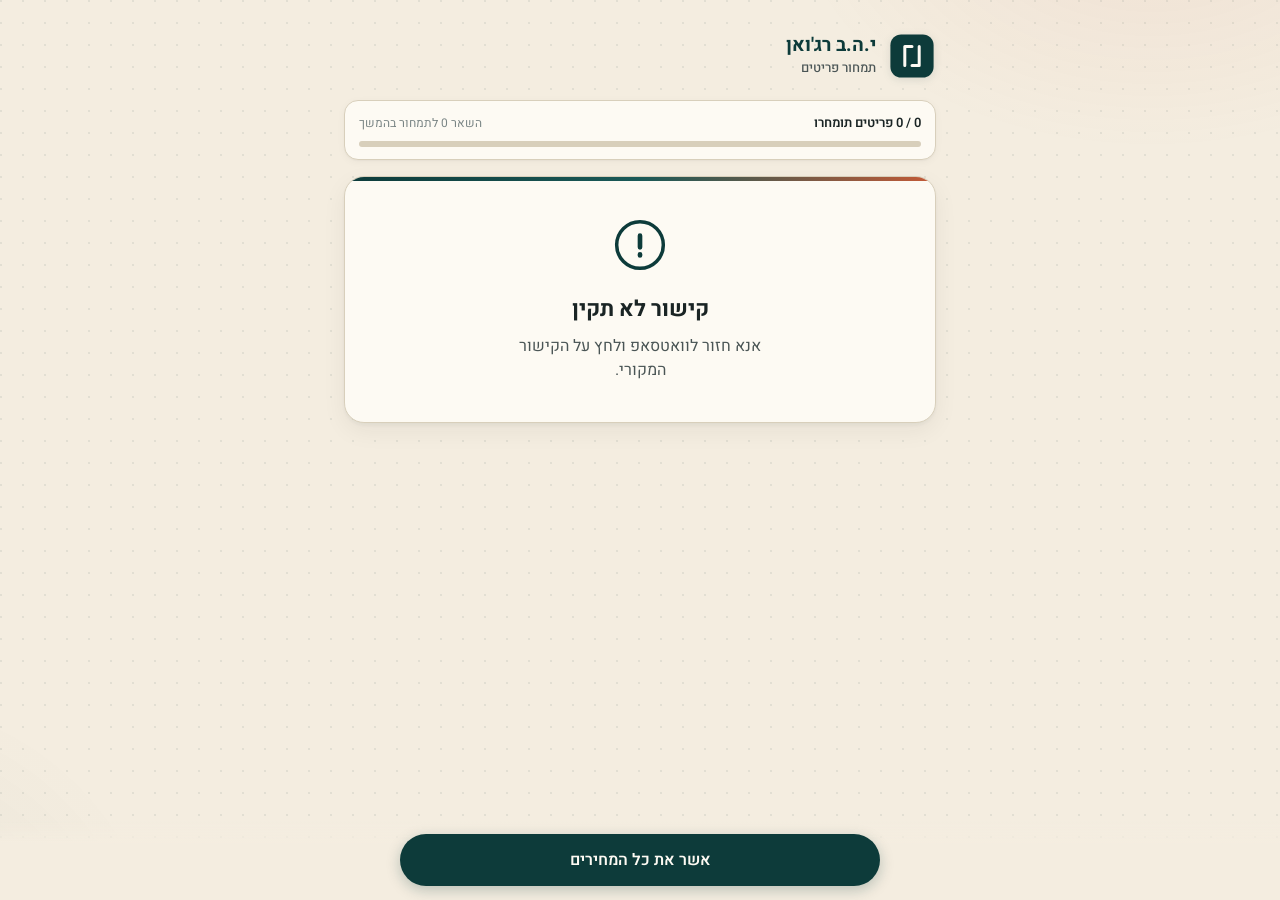
<file: index.html>
<!DOCTYPE html>
<html lang="he" dir="rtl">
<head>
  <meta charset="UTF-8">
  <meta name="viewport" content="width=device-width, initial-scale=1.0, viewport-fit=cover">
  <meta name="theme-color" content="#0d3b3a">
  <title>תמחור פריטים | י.ה.ב רג'ואן</title>

  <link rel="preconnect" href="https://fonts.googleapis.com">
  <link rel="preconnect" href="https://fonts.gstatic.com" crossorigin>
  <link href="https://fonts.googleapis.com/css2?family=Heebo:wght@400;500;600;700;800&display=swap" rel="stylesheet">

  <link rel="stylesheet" href="style.css">
</head>
<body>
  <div class="backdrop" aria-hidden="true"></div>

  <main class="app">
    <header class="app__header">
      <div class="brand">
        <div class="brand__mark" aria-hidden="true">
          <svg viewBox="0 0 40 40" xmlns="http://www.w3.org/2000/svg">
            <rect x="2" y="2" width="36" height="36" rx="9" fill="currentColor"/>
            <path d="M14 12 L14 28 M14 12 L20 12 M26 12 L26 28 L20 28"
                  stroke="#fdfaf3" stroke-width="2.5" stroke-linecap="round"
                  stroke-linejoin="round" fill="none"/>
          </svg>
        </div>
        <div class="brand__text">
          <h1 class="brand__name">י.ה.ב רג'ואן</h1>
          <p class="brand__tag" id="project-name">תמחור פריטים</p>
        </div>
      </div>
    </header>

    <!-- Sticky progress bar -->
    <div class="progress" id="progress" hidden>
      <div class="progress__row">
        <span id="progress-count">0 / 0 פריטים תומחרו</span>
        <span class="progress__hint" id="progress-hint">השאר 0 לתמחור בהמשך</span>
      </div>
      <div class="progress__bar">
        <div class="progress__fill" id="progress-fill"></div>
      </div>
    </div>

    <!-- LOADING -->
    <section class="status-card" id="state-loading">
      <div class="state">
        <div class="spinner" aria-hidden="true"></div>
        <h2 class="state__title">טוען פריטים...</h2>
      </div>
    </section>

    <!-- ERROR: no token -->
    <section class="status-card" id="state-no-token" hidden>
      <div class="state">
        <div class="state__icon">
          <svg viewBox="0 0 24 24" fill="none"><circle cx="12" cy="12" r="10" stroke="currentColor" stroke-width="1.5"/><path d="M12 8 L12 13 M12 16 L12 16.5" stroke="currentColor" stroke-width="2" stroke-linecap="round"/></svg>
        </div>
        <h2 class="state__title">קישור לא תקין</h2>
        <p class="state__body">אנא חזור לוואטסאפ ולחץ על הקישור המקורי.</p>
      </div>
    </section>

    <!-- ERROR: expired -->
    <section class="status-card" id="state-expired" hidden>
      <div class="state">
        <div class="state__icon">
          <svg viewBox="0 0 24 24" fill="none"><circle cx="12" cy="12" r="9" stroke="currentColor" stroke-width="1.5"/><path d="M12 7 L12 12 L15 14" stroke="currentColor" stroke-width="1.5" stroke-linecap="round" stroke-linejoin="round"/></svg>
        </div>
        <h2 class="state__title">הקישור פג תוקף</h2>
        <p class="state__body">קישור זה כבר אושר או שעברו 7 ימים מיצירתו.</p>
        <p class="state__hint">אנא העלה את כתב הכמויות מחדש בוואטסאפ.</p>
      </div>
    </section>

    <!-- ERROR: server -->
    <section class="status-card" id="state-error" hidden>
      <div class="state">
        <div class="state__icon">
          <svg viewBox="0 0 24 24" fill="none"><path d="M12 3 L21 19 L3 19 Z" stroke="currentColor" stroke-width="1.5" stroke-linejoin="round"/><path d="M12 10 L12 14 M12 16.5 L12 17" stroke="currentColor" stroke-width="2" stroke-linecap="round"/></svg>
        </div>
        <h2 class="state__title">שגיאה זמנית</h2>
        <p class="state__body">לא הצלחנו לטעון את הפריטים.</p>
        <button class="state__btn" id="retry-btn" type="button">נסה שוב</button>
      </div>
    </section>

    <!-- SUCCESS: items list -->
    <section class="items" id="items-container" hidden></section>

    <!-- Approved (post-submit) -->
    <section class="status-card" id="state-approved" hidden>
      <div class="state">
        <div class="state__icon state__icon--success">
          <svg viewBox="0 0 24 24" fill="none"><path d="M5 12 L10 17 L19 8" stroke="currentColor" stroke-width="2" stroke-linecap="round" stroke-linejoin="round"/></svg>
        </div>
        <h2 class="state__title">תודה!</h2>
        <p class="state__body">המחירים נשלחו בהצלחה.</p>
        <p class="state__hint">אתה יכול לחזור לוואטסאפ — שלחנו לך הודעה.</p>
      </div>
    </section>

    <!-- Sticky footer with submit button -->
    <div class="footer-bar" id="footer-bar" hidden>
      <button class="submit-btn" id="submit-btn" type="button">
        <span id="submit-label">אשר את כל המחירים</span>
      </button>
    </div>
  </main>

  <!-- =========================================================
       ITEM CARD TEMPLATE
  ========================================================= -->
  <template id="item-template">
    <article class="item" data-excel-row="">
      <header class="item__head">
        <div class="item__head-text">
          <h3 class="item__title"></h3>
          <div class="item__meta">
            <span class="item__qty"></span>
            <span class="item__category"></span>
          </div>
        </div>
        <div class="item__status" aria-hidden="true"></div>
      </header>

      <details class="item__why" hidden>
        <summary>למה זה לא נמצא בקטלוג?</summary>
        <p class="item__why-text"></p>
      </details>

      <div class="item__suggestions" hidden>
        <div class="item__suggestions-label">הצעות מחיר מהאינטרנט</div>
        <div class="item__chips"></div>
      </div>

      <div class="item__no-suggestions" hidden>
        <span>לא נמצאו הצעות אוטומטיות — הזן מחיר ידנית או השאר 0 לתמחור בהמשך</span>
      </div>

      <div class="item__inputs">
        <label class="input-row">
          <span class="input-row__label">עלות לקבלן</span>
          <input class="input-row__field" type="number" inputmode="decimal" min="0" step="1" data-field="cost" value="0">
          <span class="input-row__unit">₪</span>
        </label>
        <label class="input-row">
          <span class="input-row__label">מחיר ללקוח</span>
          <input class="input-row__field" type="number" inputmode="decimal" min="0" step="1" data-field="client" value="0">
          <span class="input-row__unit">₪</span>
        </label>
      </div>
    </article>
  </template>

  <script src="app.js"></script>
</body>
</html>
</file>
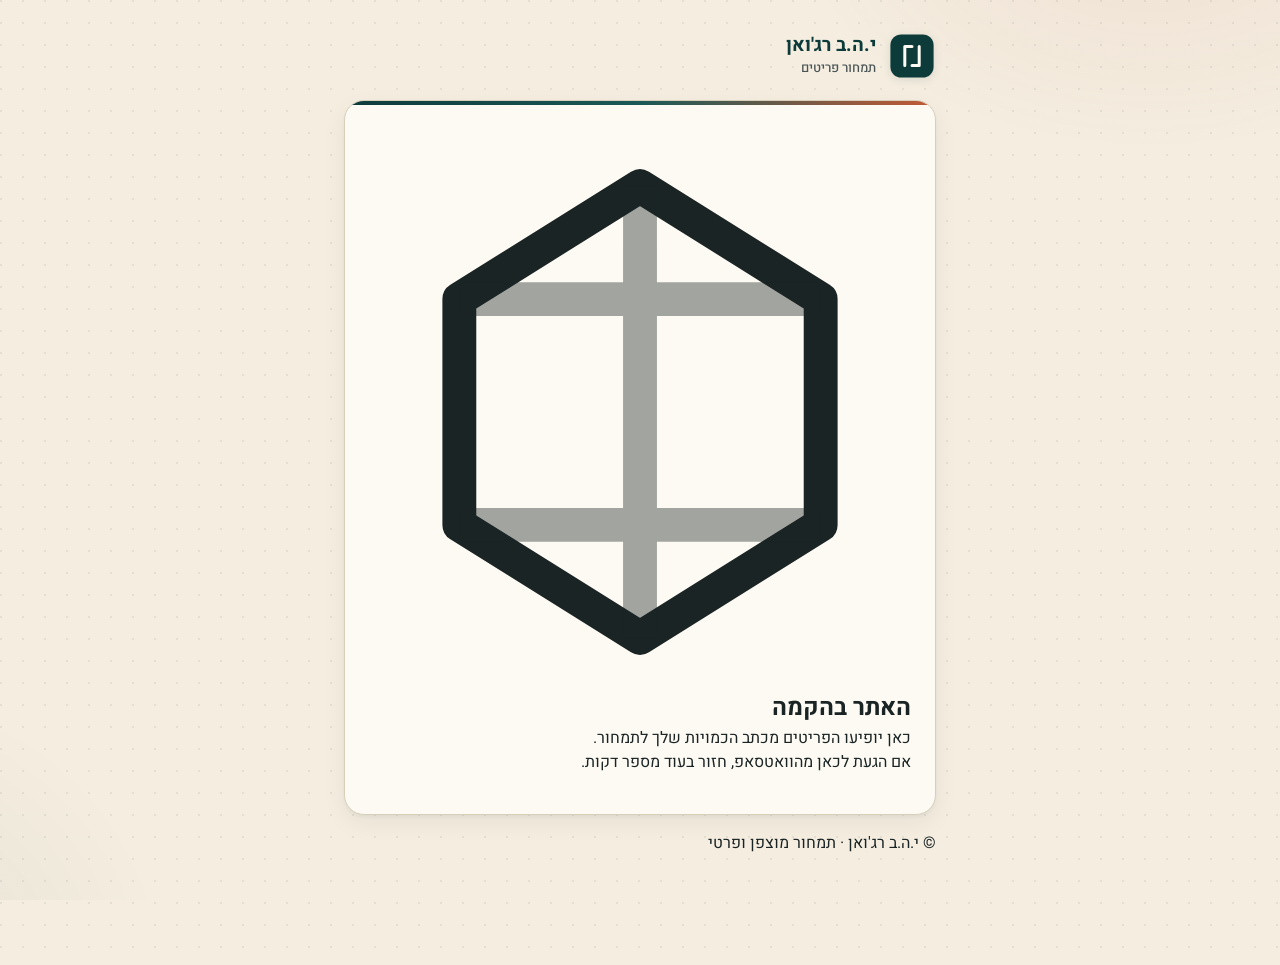
<file: index (1).html>
<!DOCTYPE html>
<html lang="he" dir="rtl">
<head>
  <meta charset="UTF-8">
  <meta name="viewport" content="width=device-width, initial-scale=1.0, viewport-fit=cover">
  <meta name="theme-color" content="#0d3b3a">
  <title>תמחור פריטים | י.ה.ב רג'ואן</title>

  <!-- Heebo: purpose-built Hebrew family, weights tuned for screen -->
  <link rel="preconnect" href="https://fonts.googleapis.com">
  <link rel="preconnect" href="https://fonts.gstatic.com" crossorigin>
  <link href="https://fonts.googleapis.com/css2?family=Heebo:wght@400;500;600;700;800&display=swap" rel="stylesheet">

  <link rel="stylesheet" href="style.css">
</head>
<body>
  <!-- Subtle background texture, set in CSS via radial gradients -->
  <div class="backdrop" aria-hidden="true"></div>

  <main class="app">
    <header class="app__header">
      <div class="brand">
        <div class="brand__mark" aria-hidden="true">
          <!-- Simple SVG mark: a stylized 'יה' monogram in a rounded square -->
          <svg viewBox="0 0 40 40" xmlns="http://www.w3.org/2000/svg">
            <rect x="2" y="2" width="36" height="36" rx="9" fill="currentColor"/>
            <path d="M14 12 L14 28 M14 12 L20 12 M26 12 L26 28 L20 28" 
                  stroke="#fdfaf3" stroke-width="2.5" stroke-linecap="round" 
                  stroke-linejoin="round" fill="none"/>
          </svg>
        </div>
        <div class="brand__text">
          <h1 class="brand__name">י.ה.ב רג'ואן</h1>
          <p class="brand__tag">תמחור פריטים</p>
        </div>
      </div>
    </header>

    <section class="status-card" id="status-card">
      <div class="status-card__icon" aria-hidden="true">
        <svg viewBox="0 0 24 24" fill="none" xmlns="http://www.w3.org/2000/svg">
          <path d="M12 2 L20 7 L20 17 L12 22 L4 17 L4 7 Z" 
                stroke="currentColor" stroke-width="1.5" 
                stroke-linejoin="round" fill="none"/>
          <path d="M12 2 L12 22 M4 7 L20 7 M4 17 L20 17" 
                stroke="currentColor" stroke-width="1.5" 
                stroke-linejoin="round" opacity="0.4"/>
        </svg>
      </div>
      <h2 class="status-card__title">האתר בהקמה</h2>
      <p class="status-card__body">
        כאן יופיעו הפריטים מכתב הכמויות שלך לתמחור.
      </p>
      <div class="status-card__divider" aria-hidden="true"></div>
      <p class="status-card__hint">
        אם הגעת לכאן מהוואטסאפ, חזור בעוד מספר דקות.
      </p>
      <div class="token-display" id="token-display"></div>
    </section>

    <footer class="app__footer">
      <p>© י.ה.ב רג'ואן · תמחור מוצפן ופרטי</p>
    </footer>
  </main>

  <script src="app.js"></script>
</body>
</html>
</file>
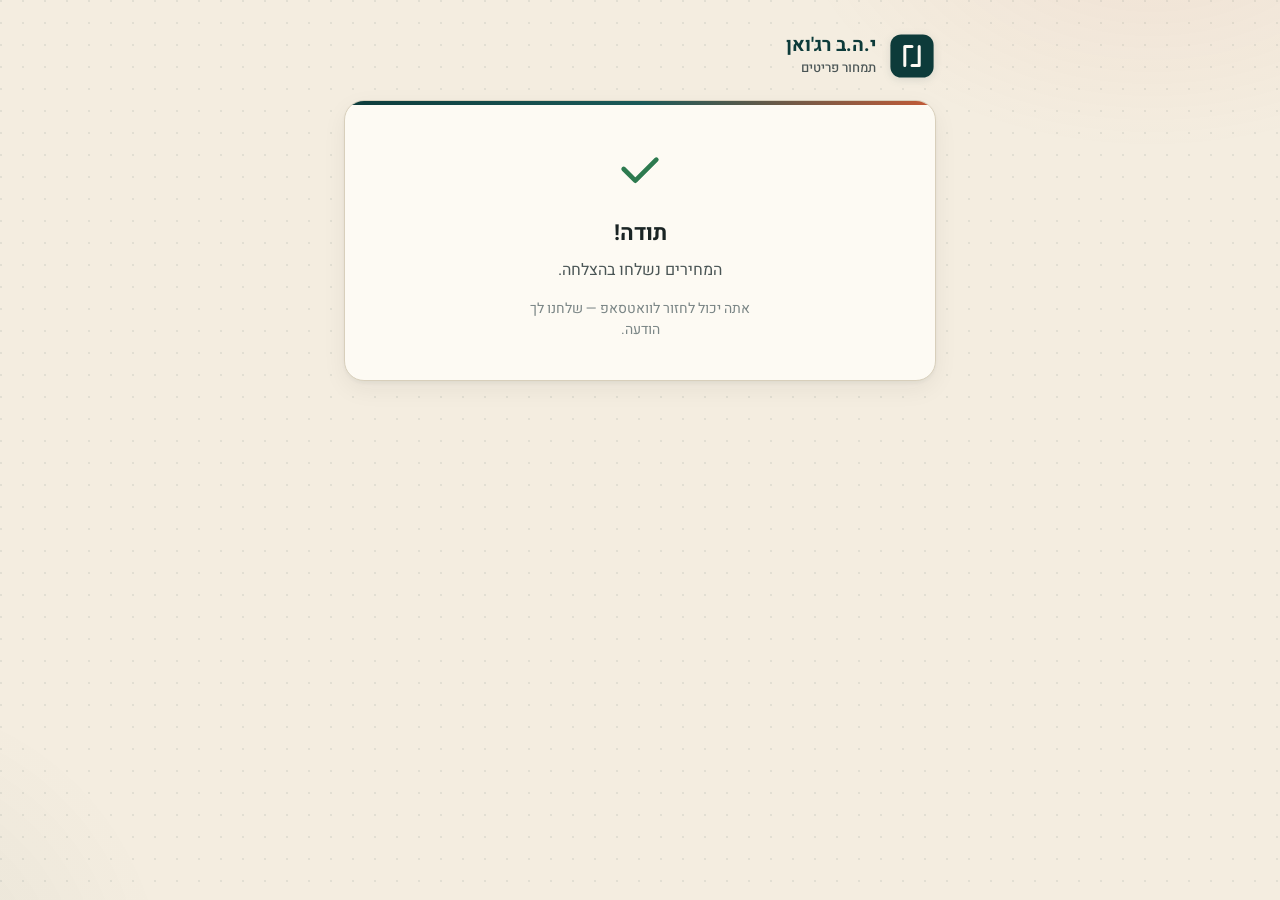
<file: thanks.html>
<!DOCTYPE html>
<html lang="he" dir="rtl">
<head>
  <meta charset="UTF-8">
  <meta name="viewport" content="width=device-width, initial-scale=1.0, viewport-fit=cover">
  <meta name="theme-color" content="#0d3b3a">
  <title>תודה! | י.ה.ב רג'ואן</title>

  <link rel="preconnect" href="https://fonts.googleapis.com">
  <link rel="preconnect" href="https://fonts.gstatic.com" crossorigin>
  <link href="https://fonts.googleapis.com/css2?family=Heebo:wght@400;500;600;700;800&display=swap" rel="stylesheet">

  <link rel="stylesheet" href="style.css">
</head>
<body class="is-approved">
  <div class="backdrop" aria-hidden="true"></div>

  <main class="app">
    <header class="app__header">
      <div class="brand">
        <div class="brand__mark" aria-hidden="true">
          <svg viewBox="0 0 40 40" xmlns="http://www.w3.org/2000/svg">
            <rect x="2" y="2" width="36" height="36" rx="9" fill="currentColor"/>
            <path d="M14 12 L14 28 M14 12 L20 12 M26 12 L26 28 L20 28"
                  stroke="#fdfaf3" stroke-width="2.5" stroke-linecap="round"
                  stroke-linejoin="round" fill="none"/>
          </svg>
        </div>
        <div class="brand__text">
          <h1 class="brand__name">י.ה.ב רג'ואן</h1>
          <p class="brand__tag">תמחור פריטים</p>
        </div>
      </div>
    </header>

    <section class="status-card">
      <div class="state">
        <div class="state__icon state__icon--success">
          <svg viewBox="0 0 24 24" fill="none">
            <path d="M5 12 L10 17 L19 8" stroke="currentColor" stroke-width="2" stroke-linecap="round" stroke-linejoin="round"/>
          </svg>
        </div>
        <h2 class="state__title">תודה!</h2>
        <p class="state__body">המחירים נשלחו בהצלחה.</p>
        <p class="state__hint">אתה יכול לחזור לוואטסאפ — שלחנו לך הודעה.</p>
      </div>
    </section>
  </main>
</body>
</html>
</file>
<file: style.css>
/* =========================================================
   Review website — UI v2
   - Sticky progress bar
   - Default 0 + skip semantics
   - Cleaner approval state (cards + footer hidden)
========================================================= */

:root {
  --bg:           #f4ede0;
  --surface:     #fdfaf3;
  --surface-2:   #f8f1e4;

  --brand:        #0d3b3a;
  --brand-soft:  #1a5957;
  --brand-tint:  #d6e3e0;
  --brand-line:  #c2d3d0;

  --accent:       #c45a36;
  --success:      #2d7a4f;
  --success-tint:#d6e8de;
  --skip:         #7a8585;
  --skip-tint:    #ebe8e0;

  --ink:          #1a2424;
  --ink-mid:      #4a5555;
  --ink-dim:      #7a8585;

  --line:         #d8cfbb;
  --line-soft:   rgba(13, 59, 58, 0.08);

  --r-sm: 10px;
  --r-md: 14px;
  --r-lg: 20px;

  --shadow-1: 0 1px 2px rgba(26, 36, 36, 0.04),
              0 2px 8px rgba(26, 36, 36, 0.04);
  --shadow-2: 0 2px 4px rgba(26, 36, 36, 0.05),
              0 8px 24px rgba(26, 36, 36, 0.06);
  --shadow-stick: 0 4px 12px rgba(26, 36, 36, 0.08);

  --footer-height: 78px;
  --progress-height: 64px;
}

* { box-sizing: border-box; margin: 0; padding: 0; }
html { -webkit-text-size-adjust: 100%; text-size-adjust: 100%; }

body {
  font-family: 'Heebo', -apple-system, BlinkMacSystemFont, 'Segoe UI', system-ui, sans-serif;
  font-size: 16px;
  line-height: 1.5;
  color: var(--ink);
  background: var(--bg);
  min-height: 100vh;
  min-height: 100dvh;
  padding-top: env(safe-area-inset-top);
  padding-bottom: calc(env(safe-area-inset-bottom) + var(--footer-height));
  overscroll-behavior-y: contain;
  background-image: radial-gradient(circle at 1px 1px, var(--line-soft) 1px, transparent 0);
  background-size: 22px 22px;
}

/* When approval is shown, no footer = remove its space allowance */
body.is-approved {
  padding-bottom: env(safe-area-inset-bottom);
}

.backdrop {
  position: fixed;
  inset: 0;
  z-index: -1;
  pointer-events: none;
  background:
    radial-gradient(ellipse 600px 400px at 90% -10%, rgba(196, 90, 54, 0.08), transparent 60%),
    radial-gradient(ellipse 500px 500px at -10% 110%, rgba(13, 59, 58, 0.06), transparent 60%);
}

/* ============ LAYOUT ============ */

.app {
  max-width: 640px;
  margin: 0 auto;
  padding: 1rem 1rem 1.5rem;
  display: flex;
  flex-direction: column;
  gap: 1rem;
}

/* ============ HEADER ============ */

.app__header { padding: 0.5rem 0 0.25rem; }

.brand {
  display: flex;
  align-items: center;
  gap: 0.75rem;
}

.brand__mark {
  flex-shrink: 0;
  width: 40px;
  height: 40px;
  color: var(--brand);
  filter: drop-shadow(0 2px 4px rgba(13, 59, 58, 0.12));
}
.brand__mark svg { width: 100%; height: 100%; display: block; }

.brand__text { flex: 1; min-width: 0; }
.brand__name { font-size: 1.0625rem; font-weight: 700; color: var(--brand); line-height: 1.2; }
.brand__tag {
  font-size: 0.8125rem;
  font-weight: 500;
  color: var(--ink-mid);
  margin-top: 1px;
  overflow: hidden;
  text-overflow: ellipsis;
  white-space: nowrap;
}

/* ============ STICKY PROGRESS ============ */
/* Pinned to top while scrolling. Sits below the header at rest, then
   sticks to the top edge once the user scrolls past it. */

.progress {
  position: sticky;
  top: env(safe-area-inset-top, 0);
  z-index: 50;
  display: flex;
  flex-direction: column;
  gap: 0.5rem;
  padding: 0.75rem 0.875rem;
  background: var(--surface);
  border: 1px solid var(--line);
  border-radius: var(--r-md);
  font-size: 0.8125rem;
  color: var(--ink-mid);
  box-shadow: var(--shadow-1);
  /* When stuck, get a slightly stronger shadow to lift it off content */
  transition: box-shadow 0.2s ease, border-radius 0.2s ease;
  /* offset for the safe area so it doesn't tuck under iOS notch */
  margin-top: calc(env(safe-area-inset-top, 0) * -0.5);
}

.progress.is-stuck {
  box-shadow: var(--shadow-stick);
}

.progress__row {
  display: flex;
  justify-content: space-between;
  align-items: center;
  gap: 0.75rem;
}

.progress__row > span:first-child {
  font-weight: 600;
  color: var(--ink);
}

.progress__hint {
  font-size: 0.75rem;
  color: var(--ink-dim);
  font-weight: 400;
}

.progress__bar {
  height: 6px;
  background: var(--line);
  border-radius: 999px;
  overflow: hidden;
}
.progress__fill {
  height: 100%;
  width: 0%;
  background: linear-gradient(90deg, var(--brand) 0%, var(--brand-soft) 100%);
  transition: width 0.25s ease;
  border-radius: 999px;
}

/* ============ STATUS CARDS ============ */

.status-card {
  background: var(--surface);
  border: 1px solid var(--line);
  border-radius: var(--r-lg);
  padding: 2.5rem 1.5rem;
  box-shadow: var(--shadow-2);
  position: relative;
  overflow: hidden;
}
.status-card::before {
  content: '';
  position: absolute;
  top: 0; left: 0; right: 0;
  height: 4px;
  background: linear-gradient(90deg, var(--brand) 0%, var(--brand-soft) 50%, var(--accent) 100%);
}

.state {
  text-align: center;
  display: flex;
  flex-direction: column;
  align-items: center;
}
.state__icon { width: 56px; height: 56px; color: var(--brand); margin-bottom: 1.25rem; }
.state__icon--success { color: var(--success); }
.state__icon svg { width: 100%; height: 100%; display: block; }
.state__title { font-size: 1.375rem; font-weight: 700; color: var(--ink); margin-bottom: 0.5rem; }
.state__body { font-size: 1rem; color: var(--ink-mid); max-width: 30ch; }
.state__hint { font-size: 0.875rem; color: var(--ink-dim); max-width: 32ch; margin-top: 1rem; }
.state__btn {
  margin-top: 1.5rem;
  font-family: inherit;
  font-size: 0.95rem;
  font-weight: 500;
  background: var(--brand);
  color: var(--surface);
  border: 0;
  padding: 0.75rem 1.75rem;
  border-radius: 999px;
  cursor: pointer;
  min-height: 44px;
}

.spinner {
  width: 40px;
  height: 40px;
  border: 3px solid var(--brand-tint);
  border-top-color: var(--brand);
  border-radius: 50%;
  animation: spin 0.9s linear infinite;
  margin-bottom: 1.5rem;
}
@keyframes spin { to { transform: rotate(360deg); } }

/* ============ ITEMS LIST ============ */

.items {
  display: flex;
  flex-direction: column;
  gap: 0.875rem;
}

/* ============ ITEM CARD ============ */

.item {
  background: var(--surface);
  border: 1px solid var(--line);
  border-radius: var(--r-lg);
  padding: 1.125rem 1rem 1rem;
  box-shadow: var(--shadow-1);
  transition: border-color 0.2s ease, background 0.2s ease;
  position: relative;
}

.item.is-priced {
  border-color: var(--success);
  background: linear-gradient(180deg, var(--success-tint) 0%, var(--surface) 30%);
}

/* "Skipped" state (both prices = 0) — subtle, dimmed, not an error */
.item.is-skipped {
  border-color: var(--line);
  background: var(--surface);
  opacity: 0.85;
}

/* ---- header ---- */

.item__head {
  display: flex;
  align-items: flex-start;
  gap: 0.75rem;
  margin-bottom: 0.625rem;
}

.item__head-text { flex: 1; min-width: 0; }

.item__title {
  font-size: 1rem;
  font-weight: 600;
  color: var(--ink);
  line-height: 1.4;
  word-break: break-word;
}

.item__meta {
  display: flex;
  flex-wrap: wrap;
  gap: 0.5rem 0.625rem;
  margin-top: 0.4rem;
  font-size: 0.8125rem;
  color: var(--ink-dim);
}

.item__qty {
  font-weight: 500;
  color: var(--brand);
  background: var(--brand-tint);
  padding: 0.15rem 0.55rem;
  border-radius: 999px;
}

.item__category {
  overflow: hidden;
  text-overflow: ellipsis;
  white-space: nowrap;
  max-width: 250px;
  color: var(--ink-mid);
}

.item__status {
  flex-shrink: 0;
  width: 26px;
  height: 26px;
  border-radius: 50%;
  background: var(--line);
  color: var(--surface);
  display: flex;
  align-items: center;
  justify-content: center;
  font-size: 0.85rem;
  font-weight: 600;
  transition: background 0.2s ease;
}

.item.is-priced .item__status {
  background: var(--success);
}
.item.is-priced .item__status::before {
  content: '✓';
}

.item.is-skipped .item__status {
  background: var(--skip-tint);
  color: var(--skip);
}
.item.is-skipped .item__status::before {
  content: '−';
  font-size: 1.1rem;
  line-height: 1;
}

/* ---- "why no match" ---- */

.item__why {
  margin-bottom: 0.875rem;
  font-size: 0.8125rem;
}
.item__why summary {
  cursor: pointer;
  color: var(--ink-dim);
  user-select: none;
  padding: 0.25rem 0;
  display: inline-block;
}
.item__why summary:hover { color: var(--ink-mid); }
.item__why-text {
  margin-top: 0.5rem;
  padding: 0.625rem 0.75rem;
  background: var(--surface-2);
  border-radius: var(--r-sm);
  color: var(--ink-mid);
  line-height: 1.55;
}

/* ---- suggestion chips ---- */

.item__suggestions { margin-bottom: 0.875rem; }
.item__suggestions-label {
  font-size: 0.75rem;
  font-weight: 500;
  color: var(--ink-dim);
  margin-bottom: 0.5rem;
  text-transform: uppercase;
  letter-spacing: 0.04em;
}
.item__chips {
  display: flex;
  flex-wrap: wrap;
  gap: 0.4rem;
}

.chip {
  font-family: inherit;
  font-size: 0.875rem;
  font-weight: 500;
  background: var(--surface-2);
  color: var(--brand);
  border: 1px solid var(--brand-line);
  padding: 0.5rem 0.85rem;
  border-radius: 999px;
  cursor: pointer;
  transition: background 0.15s ease, transform 0.15s ease;
  display: inline-flex;
  align-items: center;
  gap: 0.4rem;
  min-height: 36px;
}
.chip:hover { background: var(--brand-tint); }
.chip:active { transform: scale(0.96); }

.chip__source {
  font-size: 0.7rem;
  font-weight: 400;
  color: var(--ink-dim);
}

.chip.is-median {
  background: var(--brand);
  color: var(--surface);
  border-color: var(--brand);
}
.chip.is-median .chip__source { color: var(--brand-tint); }
.chip.is-median:hover { background: var(--brand-soft); }

/* ---- no-suggestions ---- */

.item__no-suggestions {
  margin-bottom: 0.875rem;
  padding: 0.625rem 0.75rem;
  background: var(--surface-2);
  border: 1px dashed var(--line);
  border-radius: var(--r-sm);
  font-size: 0.8125rem;
  color: var(--ink-dim);
  text-align: center;
}

/* ---- inputs ---- */

.item__inputs {
  display: flex;
  flex-direction: column;
  gap: 0.625rem;
}

.input-row {
  display: flex;
  align-items: center;
  gap: 0.625rem;
  padding: 0.6rem 0.5rem 0.6rem 0;
  border-bottom: 1.5px solid var(--line);
  transition: border-color 0.2s ease;
}
.input-row:focus-within { border-bottom-color: var(--brand); }
.input-row.is-filled { border-bottom-color: var(--brand-soft); }

.input-row__label {
  font-size: 0.875rem;
  color: var(--ink-mid);
  flex: 1;
  font-weight: 500;
}

.input-row__field {
  font-family: inherit;
  font-size: 1.0625rem;
  font-weight: 500;
  color: var(--ink);
  background: transparent;
  border: 0;
  outline: 0;
  width: 100px;
  text-align: left;
  direction: ltr;
  -moz-appearance: textfield;
  appearance: textfield;
}
.input-row__field::-webkit-inner-spin-button,
.input-row__field::-webkit-outer-spin-button {
  -webkit-appearance: none;
  margin: 0;
}

/* When the value is 0, dim it slightly so contractor sees "this is the default" */
.input-row__field.is-zero {
  color: var(--ink-dim);
  font-weight: 400;
}

.input-row__unit {
  font-size: 0.95rem;
  color: var(--ink-dim);
  font-weight: 500;
  min-width: 14px;
  text-align: center;
}

/* ============ FOOTER BAR ============ */

.footer-bar {
  position: fixed;
  bottom: 0;
  left: 0;
  right: 0;
  padding: 0.875rem 1rem calc(0.875rem + env(safe-area-inset-bottom));
  background: linear-gradient(180deg, transparent 0%, var(--bg) 30%);
  z-index: 100;
  display: flex;
  justify-content: center;
}

.submit-btn {
  font-family: inherit;
  font-size: 1rem;
  font-weight: 600;
  background: var(--brand);
  color: var(--surface);
  border: 0;
  padding: 0.875rem 2rem;
  border-radius: 999px;
  cursor: pointer;
  width: 100%;
  max-width: 480px;
  min-height: 50px;
  box-shadow: 0 4px 14px rgba(13, 59, 58, 0.25);
  transition: background 0.2s ease, transform 0.1s ease;
}
.submit-btn:hover { background: var(--brand-soft); }
.submit-btn:active { transform: scale(0.98); }

.submit-btn.is-loading {
  position: relative;
  color: transparent;
  pointer-events: none;
}
.submit-btn.is-loading::after {
  content: '';
  position: absolute;
  inset: 0;
  margin: auto;
  width: 22px;
  height: 22px;
  border: 2.5px solid rgba(255, 255, 255, 0.3);
  border-top-color: var(--surface);
  border-radius: 50%;
  animation: spin 0.8s linear infinite;
}

/* ============ SAVE TOAST ============ */

.save-toast {
  position: fixed;
  bottom: calc(var(--footer-height) + env(safe-area-inset-bottom) + 1rem);
  left: 50%;
  transform: translateX(-50%) translateY(20px);
  background: var(--ink);
  color: var(--surface);
  padding: 0.5rem 1rem;
  border-radius: 999px;
  font-size: 0.8125rem;
  font-weight: 500;
  opacity: 0;
  transition: opacity 0.2s ease, transform 0.2s ease;
  pointer-events: none;
  z-index: 200;
  box-shadow: 0 4px 12px rgba(0, 0, 0, 0.15);
}
.save-toast.is-visible {
  opacity: 1;
  transform: translateX(-50%) translateY(0);
}

/* ============ TABLET / DESKTOP ============ */

@media (min-width: 640px) {
  .app { padding: 1.5rem 1.5rem 2rem; }
  .brand__mark { width: 48px; height: 48px; }
  .brand__name { font-size: 1.1875rem; }
  .item { padding: 1.25rem 1.25rem 1.125rem; }
  .item__title { font-size: 1.0625rem; }
  .input-row__field { font-size: 1.125rem; }
}

/* ============ ACCESSIBILITY ============ */

@media (prefers-reduced-motion: reduce) {
  *, *::before, *::after {
    animation-duration: 0.01ms !important;
    transition-duration: 0.01ms !important;
  }
  .spinner { animation: none; border-top-color: transparent; }
  .submit-btn.is-loading::after { animation: none; }
}

/* ============ DARK MODE ============ */

@media (prefers-color-scheme: dark) {
  :root {
    --bg:         #1a1f1f;
    --surface:    #242a2a;
    --surface-2: #2c3232;
    --brand:      #7dc4c0;
    --brand-soft: #5fa9a4;
    --brand-tint: #1f3838;
    --brand-line: #2d4a48;
    --accent:     #e07a55;
    --success:    #6dc498;
    --success-tint: #1f3a2a;
    --skip:       #888378;
    --skip-tint:  #2a2f2f;
    --ink:        #f0ebe0;
    --ink-mid:    #b8b3a8;
    --ink-dim:    #888378;
    --line:       #3a4040;
    --line-soft: rgba(125, 196, 192, 0.12);
  }
  .backdrop {
    background:
      radial-gradient(ellipse 600px 400px at 90% -10%, rgba(224, 122, 85, 0.08), transparent 60%),
      radial-gradient(ellipse 500px 500px at -10% 110%, rgba(125, 196, 192, 0.06), transparent 60%);
  }
}
</file>
